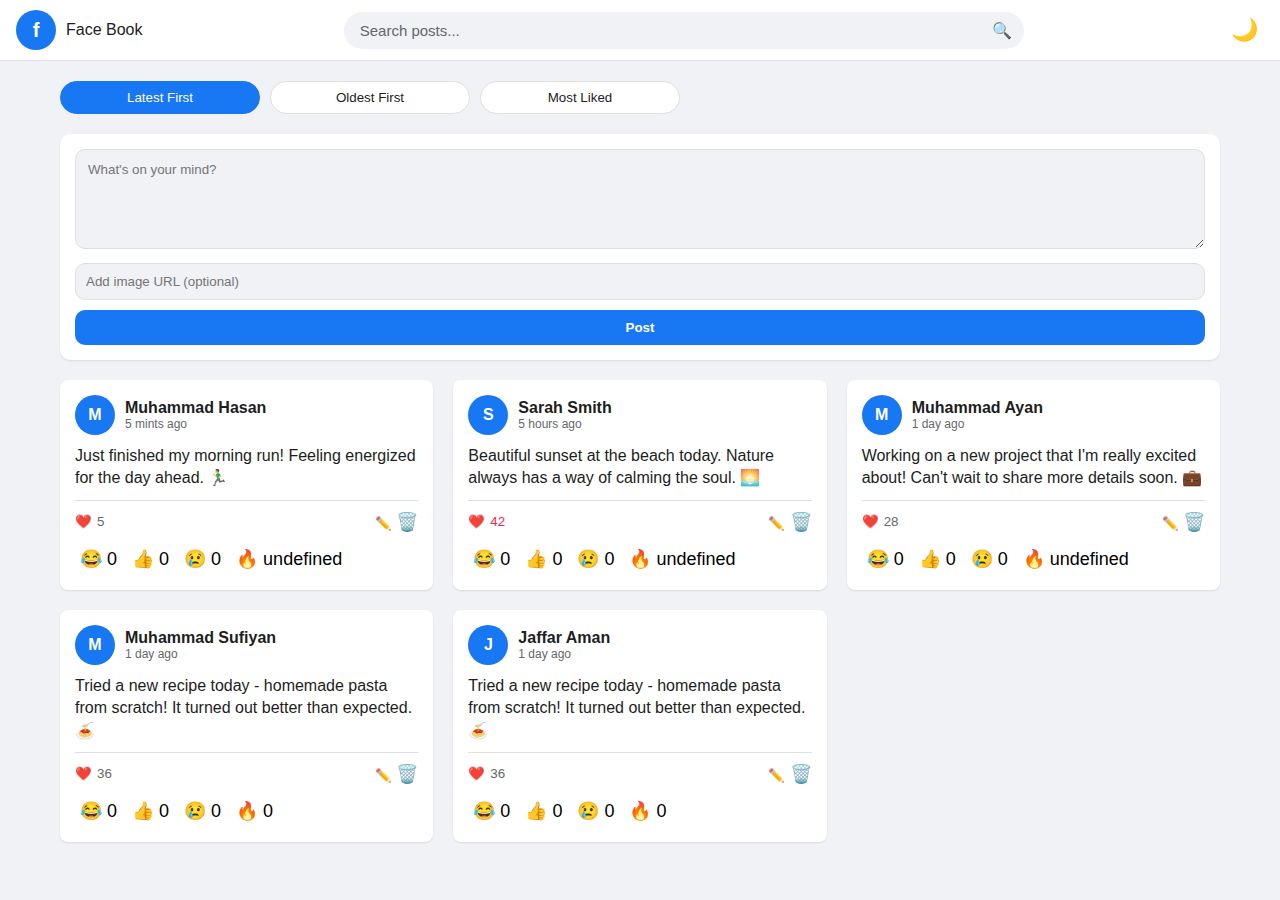
<file: jobpage.html>
<!DOCTYPE html>
<html lang="en">
<head>
    <meta charset="UTF-8">
    <meta name="viewport" content="width=device-width, initial-scale=1.0">
    <title>Social Feed</title>
    <link rel="stylesheet" href="index.html">
    <link rel="stylesheet" href="jobpage.css">
</head>
<body>
    <nav class="navbar">
        <div class="logo-container">
            <div class="logo-icon">f</div>
            <div class="logo-text">Face Book</div>
        </div>
        
        <div class="search-container">
            <input type="text" class="search-input" id="searchInput" placeholder="Search posts...">
            <div class="search-icon">🔍</div>
        </div>
        
        <div class="nav-controls">
            <button class="theme-toggle" id="themeToggle">🌙</button>
        </div>
    </nav>
    
    <div class="content">
        <div class="filter-controls">
            <button class="filter-btn active" data-filter="latest">Latest First</button>
            <button class="filter-btn" data-filter="oldest">Oldest First</button>
            <button class="filter-btn" data-filter="most-liked">Most Liked</button>
        </div>

        <div class="post-form">
            <textarea class="post-input" id="postInput" placeholder="What's on your mind?"></textarea>
            <input type="text" class="image-url-input" id="imageUrlInput" placeholder="Add image URL (optional)">
            <button class="post-btn" id="postBtn">Post</button>
        </div>

        <div class="posts-container" id="postsContainer">
            <!-- Posts will be dynamically inserted here -->
        </div>
    </div>

    <!-- Edit Post Modal -->
    <div class="modal" id="editModal">
        <div class="modal-content">
            <h3>Edit Post</h3>
            <textarea class="post-input" id="editPostInput"></textarea>
            <input type="text" class="image-url-input" id="editImageUrlInput" placeholder="Image URL">
            <div class="modal-buttons">
                <button class="modal-btn cancel-btn" id="cancelEdit">Cancel</button>
                <button class="modal-btn confirm-btn" id="saveEdit">Save</button>
            </div>
        </div>
    </div>

    <!-- Delete Confirmation Modal -->
    <div class="modal" id="deleteModal">
        <div class="modal-content">
            <h3>Delete Post</h3>
            <p>Are you sure you want to delete this post?</p>
            <div class="modal-buttons">
                <button class="modal-btn cancel-btn" id="cancelDelete">Cancel</button>
                <button class="modal-btn confirm-btn" id="confirmDelete">Delete</button>
            </div>
        </div>
    </div>
<script src="jobpage.js"></script>
</body>
</html>
</file>
<file: jobpage.css>
* {
            margin: 0;
            padding: 0;
            box-sizing: border-box;
            font-family: 'Segoe UI', Tahoma, Geneva, Verdana, sans-serif;
        }

        :root {
            --primary-color: #1877f2;
            --bg-color: #f0f2f5;
            --nav-bg: #ffffff;
            --card-bg: #ffffff;
            --text-color: #1c1e21;
            --border-color: #dddfe2;
            --search-bg: #f0f2f5;
            --icon-color: #65676b;
            --like-color: #f02849;
            --delete-color: #65676b;
        }

        .dark-mode {
            --bg-color: #18191a;
            --nav-bg: #242526;
            --card-bg: #242526;
            --text-color: #e4e6eb;
            --border-color: #3e4042;
            --search-bg: #3a3b3c;
            --icon-color: #b0b3b8;
            --delete-color: #b0b3b8;
        }

        body {
            background-color: var(--bg-color);
            color: var(--text-color);
            transition: background-color 0.3s, color 0.3s;
        }

        .navbar {
            display: flex;
            justify-content: space-between;
            align-items: center;
            padding: 10px 16px;
            background-color: var(--nav-bg);
            border-bottom: 1px solid var(--border-color);
            position: sticky;
            top: 0;
            z-index: 100;
        }

        .logo-container {
            display: flex;
            align-items: center;
            gap: 10px;
        }

        .logo {
            font-size: 28px;
            color: var(--primary-color);
            font-weight: bold;
        }

        .logo-icon {
            width: 40px;
            height: 40px;
            background-color: var(--primary-color);
            border-radius: 50%;
            display: flex;
            align-items: center;
            justify-content: center;
            color: white;
            font-weight: bold;
            font-size: 20px;
        }

        .search-container {
            flex: 1;
            max-width: 680px;
            margin: 0 20px;
            position: relative;
        }

        .search-input {
            width: 100%;
            padding: 10px 40px 10px 16px;
            border-radius: 20px;
            border: none;
            background-color: var(--search-bg);
            color: var(--text-color);
            font-size: 15px;
            outline: none;
        }

        .search-input::placeholder {
            color: var(--icon-color);
        }

        .search-icon {
            position: absolute;
            right: 12px;
            top: 50%;
            transform: translateY(-50%);
            color: var(--icon-color);
        }

        .nav-controls {
            display: flex;
            align-items: center;
            gap: 15px;
        }

        .theme-toggle {
            background: none;
            border: none;
            font-size: 22px;
            cursor: pointer;
            color: var(--icon-color);
            padding: 6px;
            border-radius: 50%;
            transition: background-color 0.2s;
        }

        .theme-toggle:hover {
            background-color: var(--search-bg);
        }

        .content {
            padding: 20px;
            max-width: 1200px;
            margin: 0 auto;
        }

        .filter-controls {
            display: flex;
            gap: 10px;
            margin-bottom: 20px;
        }

        .filter-btn {
            flex: 1;
            padding: 8px 12px;
            border-radius: 20px;
            border: 1px solid var(--border-color);
            background-color: var(--card-bg);
            color: var(--text-color);
            cursor: pointer;
            max-width: 200px;
        }

        .filter-btn.active {
            background-color: var(--primary-color);
            color: white;
            border-color: var(--primary-color);
        }

        .post-form {
            background-color: var(--card-bg);
            border-radius: 10px;
            padding: 15px;
            margin-bottom: 20px;
            box-shadow: 0 1px 2px rgba(0, 0, 0, 0.1);
        }

        .post-input {
            width: 100%;
            min-height: 100px;
            padding: 12px;
            border-radius: 10px;
            border: 1px solid var(--border-color);
            background-color: var(--bg-color);
            color: var(--text-color);
            resize: vertical;
            margin-bottom: 10px;
        }

        .image-url-input {
            width: 100%;
            padding: 10px;
            border-radius: 10px;
            border: 1px solid var(--border-color);
            background-color: var(--bg-color);
            color: var(--text-color);
            margin-bottom: 10px;
        }

        .post-btn {
            width: 100%;
            padding: 10px;
            border-radius: 10px;
            border: none;
            background-color: var(--primary-color);
            color: white;
            font-weight: bold;
            cursor: pointer;
        }

        .posts-container {
            display: grid;
            grid-template-columns: repeat(auto-fill, minmax(300px, 1fr));
            gap: 20px;
            margin-top: 20px;
        }

        .post {
            background-color: var(--card-bg);
            border-radius: 8px;
            padding: 15px;
            box-shadow: 0 1px 2px rgba(0, 0, 0, 0.1);
        }

        .post-header {
            display: flex;
            align-items: center;
            gap: 10px;
            margin-bottom: 10px;
        }

        .post-avatar {
            width: 40px;
            height: 40px;
            border-radius: 50%;
            background-color: var(--primary-color);
            display: flex;
            align-items: center;
            justify-content: center;
            color: white;
            font-weight: bold;
        }

        .post-user {
            font-weight: 600;
        }

        .post-time {
            font-size: 12px;
            color: var(--icon-color);
        }

        .post-content {
            margin-bottom: 10px;
            line-height: 1.4;
        }

        .post-image {
            width: 100%;
            border-radius: 8px;
            margin-bottom: 10px;
        }

        .post-actions {
            display: flex;
            justify-content: space-between;
            align-items: center;
            border-top: 1px solid var(--border-color);
            padding-top: 10px;
        }

        .like-btn {
            background: none;
            border: none;
            display: flex;
            align-items: center;
            gap: 5px;
            cursor: pointer;
            color: var(--icon-color);
        }

        .like-btn.liked {
            color: var(--like-color);
        }

        .delete-btn {
            background: none;
            border: none;
            cursor: pointer;
            color: var(--delete-color);
            font-size: 18px;
        }

        .reactions {
            display: flex;
            gap: 5px;
            margin-top: 10px;
        }

        .reaction-btn {
            background: none;
            border: none;
            font-size: 18px;
            cursor: pointer;
            padding: 5px;
            border-radius: 5px;
        }

        .reaction-btn:hover {
            background-color: var(--search-bg);
        }

        .edit-btn {
            background: none;
            border: none;
            cursor: pointer;
            color: var(--icon-color);
            margin-left: 10px;
        }

        .modal {
            display: none;
            position: fixed;
            top: 0;
            left: 0;
            width: 100%;
            height: 100%;
            background-color: rgba(0, 0, 0, 0.5);
            justify-content: center;
            align-items: center;
            z-index: 1000;
        }

        .modal-content {
            background-color: var(--card-bg);
            padding: 20px;
            border-radius: 10px;
            width: 90%;
            max-width: 500px;
        }

        .modal-buttons {
            display: flex;
            justify-content: flex-end;
            gap: 10px;
            margin-top: 15px;
        }

        .modal-btn {
            padding: 8px 15px;
            border-radius: 5px;
            border: none;
            cursor: pointer;
        }

        .cancel-btn {
            background-color: var(--bg-color);
            color: var(--text-color);
        }

        .confirm-btn {
            background-color: var(--like-color);
            color: white;
        }

        .no-results {
            text-align: center;
            padding: 40px;
            color: var(--icon-color);
            grid-column: 1 / -1;
        }

        @media (max-width: 768px) {
            .navbar {
                padding: 10px;
            }
            
            .logo-text {
                display: none;
            }
            
            .search-container {
                margin: 0 10px;
            }
            
            .posts-container {
                grid-template-columns: 1fr;
            }
        }
</file>
